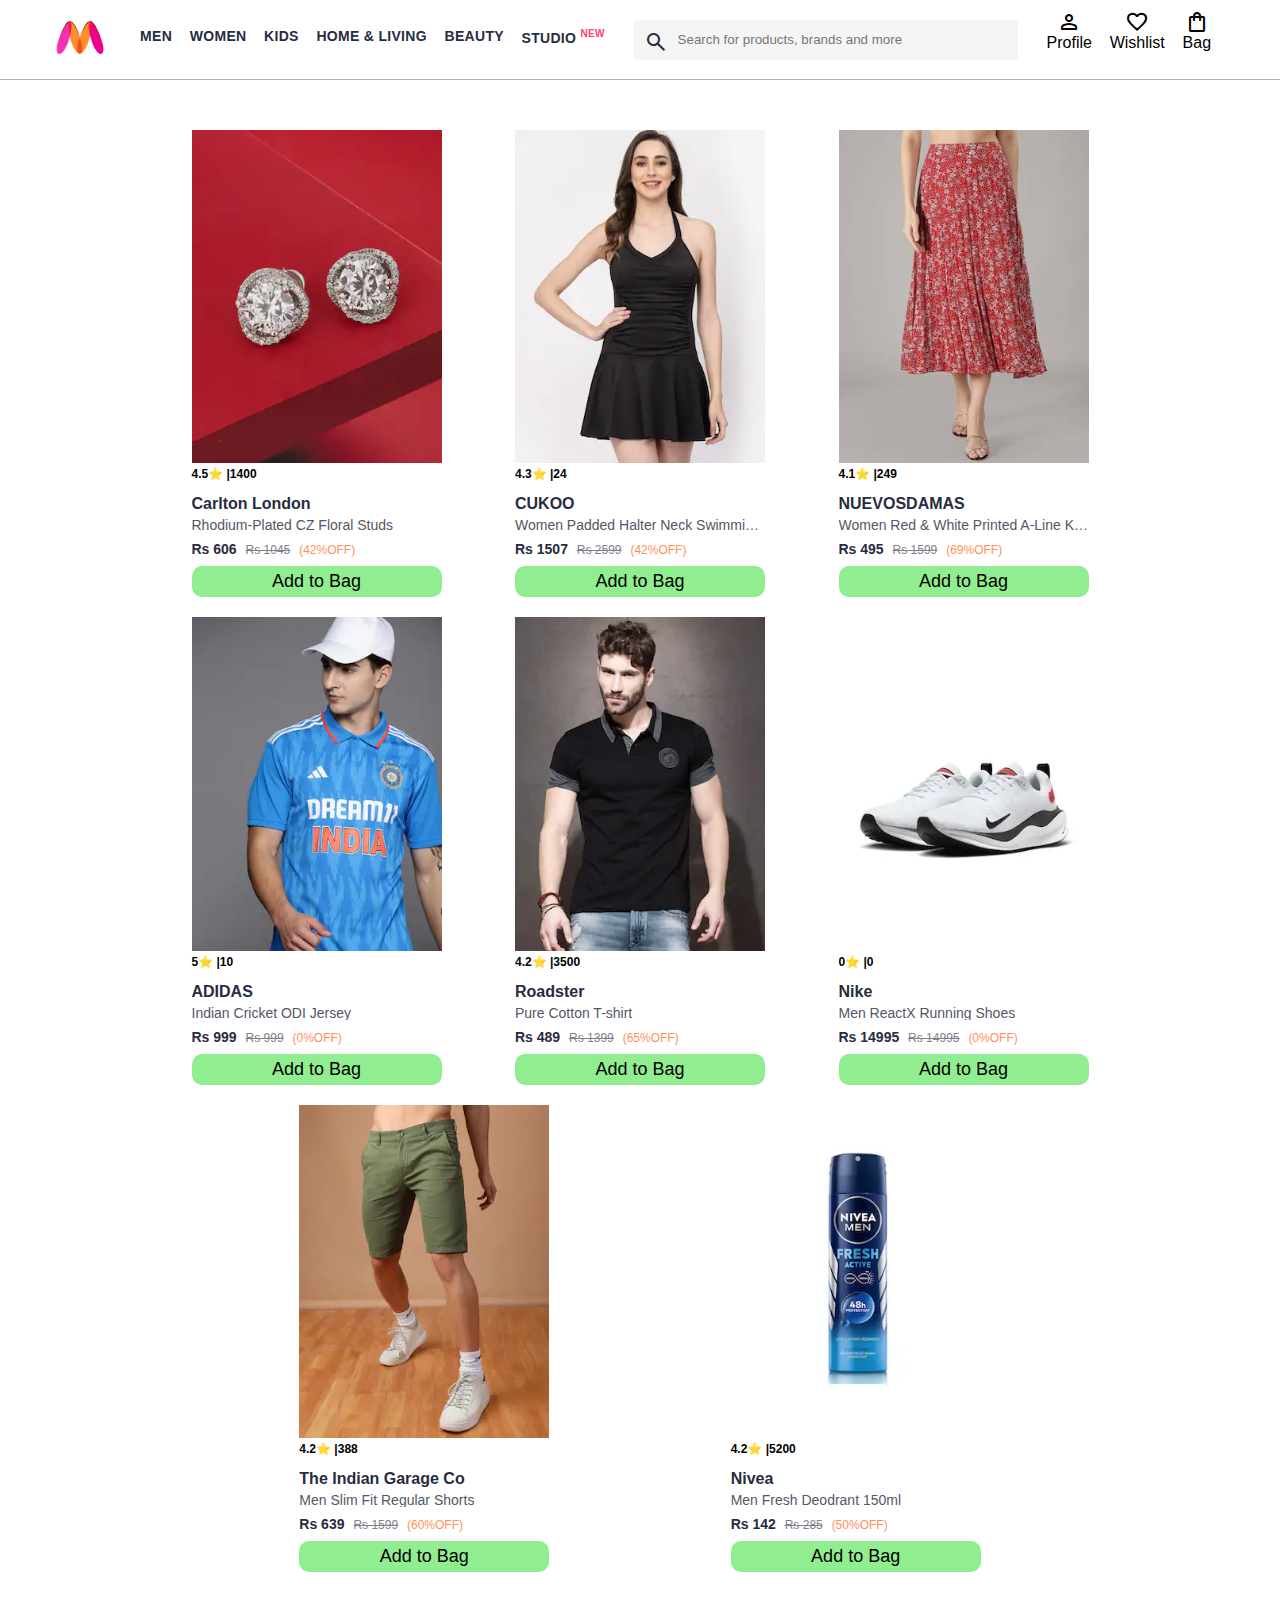
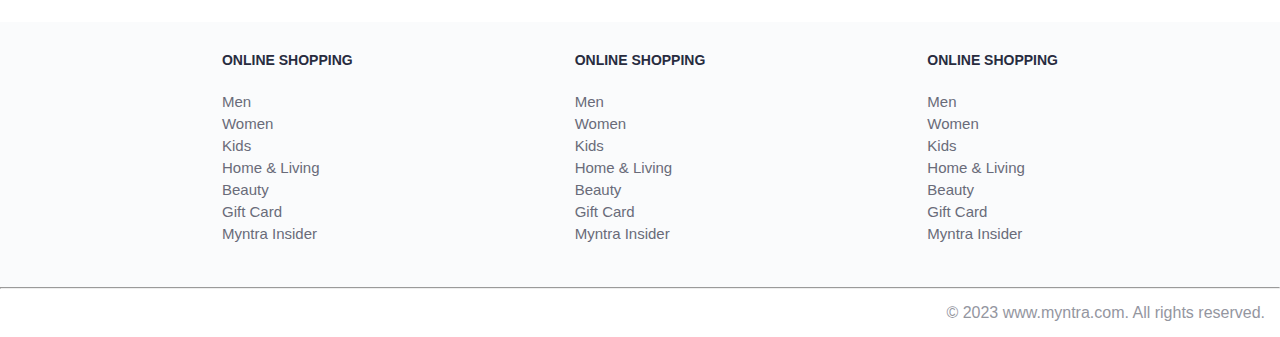
<file: index.html>
<!DOCTYPE html>
<html lang="en">
<head>
    <title>Myntra Functional Clone</title>
    <link rel="stylesheet" href="css/index.css">
    <link rel="stylesheet" href="https://fonts.googleapis.com/css2?family=Material+Symbols+Outlined:opsz,wght,FILL,GRAD@20..48,100..700,0..1,-50..200" />
</head>
<body>
    <header>
        <div class="logo_container">
            <a href="#"><img class="myntra_home" src="images/myntra_logo.webp" alt="Myntra Home"></a>
        </div>
        <nav class="nav_bar">
            <a href="#">Men</a>
            <a href="#">Women</a>
            <a href="#">Kids</a>
            <a href="#">Home & Living</a>
            <a href="#">Beauty</a>
            <a href="#">Studio <sup>New</sup></a>
        </nav>
        <div class="search_bar">
            <span class="material-symbols-outlined search_icon">search</span>
            <input class="search_input" placeholder="Search for products, brands and more">
        </div>
        <div class="action_bar">
            <div class="action_container">
                <span class="material-symbols-outlined action_icon">person</span>
                <span class="action_name">Profile</span>
            </div>

            <div class="action_container">
                <span class="material-symbols-outlined action_icon">favorite</span>
                <span class="action_name">Wishlist</span>
            </div>

            <a class="action_container" href="pages/bag.html">
                <span class="material-symbols-outlined action_icon">shopping_bag</span>
                <span class="action_name">Bag</span>
                <span class="bag-item-count">0</span>
            </a>
        </div>
    </header>
    <main>
        <div class="items-container">
           
        </div>
    </main>
    <footer>
        <div class="footer_container">
            <div class="footer_column">
                <h3>ONLINE SHOPPING</h3>

                <a href="#">Men</a>
                <a href="#">Women</a>
                <a href="#">Kids</a>
                <a href="#">Home & Living</a>
                <a href="#">Beauty</a>
                <a href="#">Gift Card</a>
                <a href="#">Myntra Insider</a>
            </div>

            <div class="footer_column">
                <h3>ONLINE SHOPPING</h3>

                <a href="#">Men</a>
                <a href="#">Women</a>
                <a href="#">Kids</a>
                <a href="#">Home & Living</a>
                <a href="#">Beauty</a>
                <a href="#">Gift Card</a>
                <a href="#">Myntra Insider</a>
            </div>

            <div class="footer_column">
                <h3>ONLINE SHOPPING</h3>

                <a href="#">Men</a>
                <a href="#">Women</a>
                <a href="#">Kids</a>
                <a href="#">Home & Living</a>
                <a href="#">Beauty</a>
                <a href="#">Gift Card</a>
                <a href="#">Myntra Insider</a>
            </div>
        </div>
        <hr>

        <div class="copyright">
            © 2023 www.myntra.com. All rights reserved.
        </div>
    </footer>
    <script src="data/items.js"></script>
    <script src="scripts/script.js"></script>
</body>
</html>
</file>
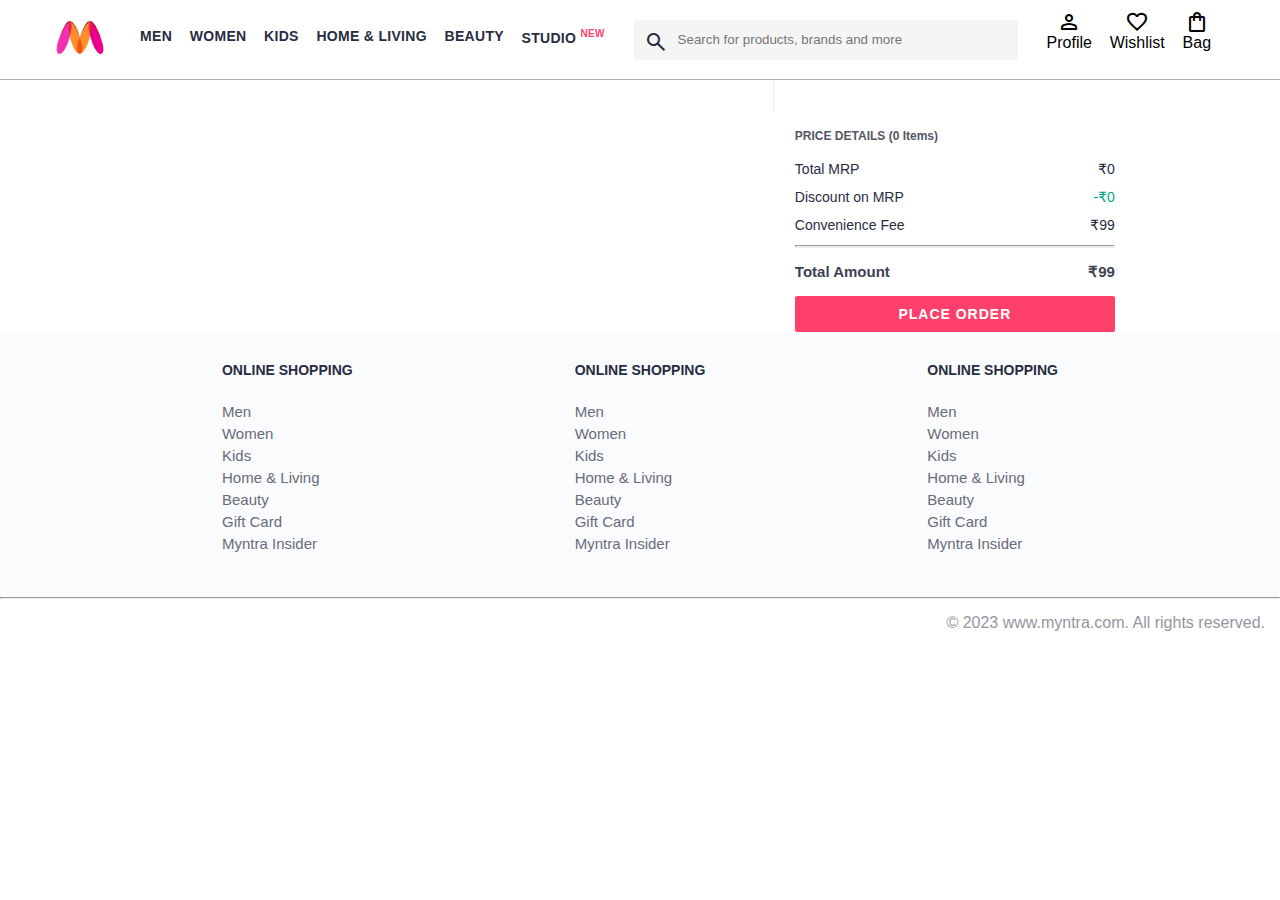
<file: pages/bag.html>
<!DOCTYPE html>
<html lang="en">
<head>
    <title>Myntra Clone</title>
    <link rel="stylesheet" href="../css/index.css">
    <link rel="stylesheet" href="../css/bag.css">
    <link rel="stylesheet" href="https://fonts.googleapis.com/css2?family=Material+Symbols+Outlined:opsz,wght,FILL,GRAD@20..48,100..700,0..1,-50..200" />
</head>
<body>
    <header>
        <div class="logo_container">
            <a href="#"><img class="myntra_home" src="../images/myntra_logo.webp" alt="Myntra Home"></a>
        </div>
        <nav class="nav_bar">
            <a href="#">Men</a>
            <a href="#">Women</a>
            <a href="#">Kids</a>
            <a href="#">Home & Living</a>
            <a href="#">Beauty</a>
            <a href="#">Studio <sup>New</sup></a>
        </nav>
        <div class="search_bar">
            <span class="material-symbols-outlined search_icon">search</span>
            <input class="search_input" placeholder="Search for products, brands and more">
        </div>
        <div class="action_bar">
            <div class="action_container">
                <span class="material-symbols-outlined action_icon">person</span>
                <span class="action_name">Profile</span>
            </div>

            <div class="action_container">
                <span class="material-symbols-outlined action_icon">favorite</span>
                <span class="action_name">Wishlist</span>
            </div>

            <div class="action_container">
                <span class="material-symbols-outlined action_icon">shopping_bag</span>
                <span class="action_name">Bag</span>
                <span class="bag-item-count">0</span>
            </div>
        </div>
    </header>
    <main>
      <div class="bag-page">
         <div class="bag-items-container">
          


        </div>
        <div class="bag-summary">
          <div class="bag-details-container">
            <div class="price-header">PRICE DETAILS (2 Items) </div>
            <div class="price-item">
              <span class="price-item-tag">Total MRP</span>
              <span class="price-item-value">Rs1284</span>
            </div>
            <div class="price-item">
              <span class="price-item-tag">Discount on MRP</span>
              <span class="price-item-value priceDetail-base-discount">-Rs143</span>
            </div>
            <div class="price-item">
              <span class="price-item-tag">Convenience Fee</span>
              <span class="price-item-value">Rs 99</span>
            </div>
            <hr>
            <div class="price-footer">
              <span class="price-item-tag">Total Amount</span>
              <span class="price-item-value">Rs 1240</span>
            </div>
          </div>
          <button class="btn-place-order">
            <div class="css-xjhrni">PLACE ORDER</div>
          </button>
        </div>

      </div>
    </main>
    <footer>
        <div class="footer_container">
            <div class="footer_column">
                <h3>ONLINE SHOPPING</h3>

                <a href="#">Men</a>
                <a href="#">Women</a>
                <a href="#">Kids</a>
                <a href="#">Home & Living</a>
                <a href="#">Beauty</a>
                <a href="#">Gift Card</a>
                <a href="#">Myntra Insider</a>
            </div>

            <div class="footer_column">
                <h3>ONLINE SHOPPING</h3>

                <a href="#">Men</a>
                <a href="#">Women</a>
                <a href="#">Kids</a>
                <a href="#">Home & Living</a>
                <a href="#">Beauty</a>
                <a href="#">Gift Card</a>
                <a href="#">Myntra Insider</a>
            </div>

            <div class="footer_column">
                <h3>ONLINE SHOPPING</h3>

                <a href="#">Men</a>
                <a href="#">Women</a>
                <a href="#">Kids</a>
                <a href="#">Home & Living</a>
                <a href="#">Beauty</a>
                <a href="#">Gift Card</a>
                <a href="#">Myntra Insider</a>
            </div>
        </div>
        <hr>

        <div class="copyright">
            © 2023 www.myntra.com. All rights reserved.
        </div>
    </footer>
    <!-- <script src="../pages/bag.js"></script> -->
    <script src="../data/items.js"></script>
    <script src="../scripts/script.js"></script>
    <script src="../scripts/bag.js"></script>
    
</body>
</html>
</file>
<file: css/index.css>
/***************** Item Page CSS **************************/
/*.action_container {
    text-decoration: none;
}
a.action_container:link {
    color:black;
}
.item-details {
    cursor: pointer;
    width: 250px;
    margin: 10px;
}
.stars {
    font-size: 12px;
    font-weight: 700;
    text-align: left;
}
.company {
    font-size: 18px;
    font-weight: 700;
    line-height: 1;
    color: #282c3f;
    margin-bottom: 6px;
    overflow: hidden;
    text-overflow: ellipsis;
    white-space: nowrap;
    margin-top: 20px;
}
.item-name {
    color: #535766;
    font-size: 16px;
    line-height: 1;
    margin-bottom: 0;
    margin-top: 0;
    overflow: hidden;
    text-overflow: ellipsis;
    white-space: nowrap;
    font-weight: 400;
    display: block;
}
.price-container {
    margin-top: 10px;
}
.current-price {
    font-size: 14px;
    font-weight: 700;
    color: #282c3f;
}
.original-price {
    text-decoration: line-through;
    color: #7e818c;
    font-weight: 400;
    margin-left: 5px;
    font-size: 12px;
}
.discount-percentage {
    color: #ff905a;
    font-weight: 400;
    font-size: 12px;
    margin-left: 5px;
}
.btn-bag {
    background-color: lightgreen;
    border: none;
    padding: 5px 15px;
    border-radius: 10px;
    width: 100%;
    margin-top: 7px;
    font-size: 20px;
    cursor: pointer;
}
.bag-items {
    background-color: #f16565;
    white-space: nowrap;
    text-align: center;
    line-height: 18px;
    padding: 0 6px;
    height: 18px;
    position: relative;
    border-radius: 50%;
    font-size: 12px;
    color: #fff;
    left: 13px;
    top: -44px;
    font-weight: 700;
    cursor: pointer;
}*/

* {
    margin: 0;
    padding: 0;
    font-family: Assistant,-apple-system,BlinkMacSystemFont,Segoe UI,Roboto,Helvetica,Arial,sans-serif;
    box-sizing: border-box;
}
header {
    display: flex;
    background-color: #ffffff;
    height: 80px;
    justify-content: space-between;
    align-items: center;
    border-bottom: 1px solid #b6b1b1;
}
.myntra_home {
    height: 45px;
}
.logo_container {
    margin-left: 4%;
}
.action_bar {
    margin-right: 4%;
}
.nav_bar {
    display: flex;
    min-width: 500px;
    justify-content: space-evenly;
}
.nav_bar a {
    font-size: 14px;
    letter-spacing: .3px;
    color: #282c3f;
    font-weight: 700;
    text-transform: uppercase;
    text-decoration: none;
    padding: 28px 0;
    border-bottom: 5px solid #ffffff;
}
.nav_bar a:hover {
    border-bottom: 4px solid #f54e77;
}

.nav_bar a sup {
    color: #ff3f6c;
    font-size: 10px;
}

.search_bar {
    height: 40px;
    min-width: 200px;
    width: 30%;
    display: flex;
    align-items: center;
}
.search_icon {
    box-sizing: content-box;
    height: 20px;
    padding: 10px;

    background-color: #f5f5f6;
    color: #282c3f;
    font-weight: 300;
    border-radius: 4px 0 0 4px;
}
.search_input {
    color: #696e79;
    background-color: #f5f5f6;
    flex-grow: 1;
    height: 40px;
    border: 0;
    border-radius: 0 4px 4px 0;
}

.action_bar {
    display: flex;
    min-width: 200px;
    justify-content: space-evenly;
}

.action_container {
    display: flex;
    flex-direction: column;
    align-items: center;
}

/* Main section */
.banner_container {
    margin: 40px 0;
}
.banner_image {
    width: 100%;
}

.category_heading {
    text-transform: uppercase;
    color: #3e4152;
    letter-spacing: .15em;
    font-size: 1.8em;
    margin: 50px 0 10px 30px;
    max-height: 5em;
    font-weight: 700;
}

.category-items, .items-container {
    width: 80%;
    margin: 50px 10%;
    display: flex;
    flex-wrap: wrap;
    justify-content: space-evenly;
}

.sale_item {
    width: 250px;
}

.footer_container {
    padding: 30px 0px 40px 0px;
    background: #FAFBFC;
    display: flex; 
    justify-content: space-evenly;
}

.footer_column {
    display: flex;
    flex-direction: column;
}

.footer_column h3 {
    color: #282c3f;
    font-size: 14px;
    margin-bottom: 25px;
}

.footer_column a {
    color: #696b79;
    font-size: 15px;
    text-decoration: none;
    padding-bottom: 5px;
}

.copyright {
    color: #94969f;
    text-align: end;
    padding: 15px;
}

.items-container{

     width: 80%;
     margin:40px 10%;
     

}

.item-container{
    width: 250px;
    margin: 10px;

}

.item-image{
    width: 100%;

}

.rating{
  font-size: 12px;
  font-weight: 700;
}

.company-name{
    margin-top: 15px;
    font-size: 16px;
    font-weight: 700;
    line-height: 1;
    color: #282c3f;
    margin-bottom: 6px;
    overflow: hidden;
    text-overflow: ellipsis;
    white-space: nowrap;
}

.item-name{
    color: #535766;
    font-size: 14px;
    line-height: 1;
    margin-bottom: 0;
    margin-top: 0;
    overflow: hidden;
    text-overflow: ellipsis;
    white-space: nowrap;
    font-weight: 400;
    display: block;

}

.price {
    margin-top: 10px;
    font-size: 14px;
    line-height: 15px;
    color: #282c3f;
    white-space: nowrap;
}
.current-price {
    font-size: 14px;
    font-weight: 700;
    color: #282c3f;
}
.original-price {
    text-decoration: line-through;
    color: #7e818c;
    font-weight: 400;
    margin-left: 5px;
    font-size: 12px;
}
.discount {
    color: #ff905a;
    font-weight: 400;
    font-size: 12px;
    margin-left: 5px;
}
.btn-add-bag {
    margin-top: 8px;
    font-size: 18px;
    width: 100%;
    background-color: lightgreen;
    border: none;
    padding: 5px 15px;
    border-radius: 10px;
    cursor: pointer;
}
.bag-item-count {
    background-color: #f16565;
    white-space: nowrap;
    text-align: center;
    line-height: 18px;
    padding: 0 6px;
    height: 18px;
    position: relative;
    border-radius: 50%;
    font-size: 12px;
    color: #fff;
    left: 13px;
    top: -44px;
    font-weight: 700;
    cursor: pointer;
}
.action_container {
    text-decoration: none;
}
a.action_container:link {
    color:black;
}
</file>
<file: css/bag.css>
.bag-items-container {
  display: inline-block;
  width: 64%;
  padding-right: 20px;
  border-right: 1px solid #eaeaec;
  padding-top: 32px;
  color: #282c3f;
  font-size: 13px;
  line-height: 1.42857143;
}

.bag-page {
  width: 75%;
  margin-left: 12.5%;
}

.bag-summary {
  vertical-align: top;
  display: inline-block;
  width: 35%;
  padding: 24px 0 0 16px;
  color: #282c3f;
  font-size: 13px;
  line-height: 1.42857143;
}

.bag-details-container {
  margin-bottom: 16px;
}

.price-header {
  font-size: 12px;
  font-weight: 700;
  margin: 24px 0 16px;
  color: #535766;
}

.price-item {
  margin-bottom: 12px;
  line-height: 16px;
  font-size: 14px;
  color: #282c3f;
}

.price-item-value {
  float: right;
}

.priceDetail-base-discount {
  color: #03a685;
}

.price-footer {
  font-weight: 700;
  font-size: 15px;
  padding-top: 16px;
  border-top: 1px solid #eaeaec;
  color: #3e4152;
  line-height: 16px;
}

.btn-place-order {
  width: 100%;
  letter-spacing: 1px;
  font-size: 14px;
  font-weight: 600;
  border-radius: 2px;
  border-width: 0px;
  padding: 10px 16px;
  background-color: rgb(255, 63, 108);
  color: rgb(255, 255, 255);
  cursor: pointer;
}

.bag-item-container {
  margin-bottom: 8px;
  background: #fff;
  font-size: 14px;
  border: 1px solid #eaeaec;
  border-radius: 4px;
  position: relative;
  padding: 12px 12px 0;
}

.item-left-part {
  position: absolute;
  background: rgb(255, 242, 223);
  height: 148px;
  width: 111px;
}

.item-right-part {
  padding-left: 12px;
  position: relative;
  min-height: 148px;
  margin-left: 111px;
  margin-bottom: 12px;
}

.bag-item-img {
  width: 100%;
}

.return-period {
  display: inline-flex;
  font-size: 14px;
  padding-top: 8px;
}

.return-period-days {
  font-weight: 700;
  margin-right: 4px;
}

.delivery-details {
  margin-top: 5px;
  color: #282c3f;
  font-size: 12px;
  letter-spacing: -.1px;
  margin-bottom: 8px;
  line-height: 15px;
}

.delivery-details-days {
  color: #03a685;
}

.remove-from-cart {
  position: absolute;
  font-size: 25px;
  top: 10px;
  right: 18px;
  width: 14px;
  height: 14px;
  cursor: pointer;
}
</file>
